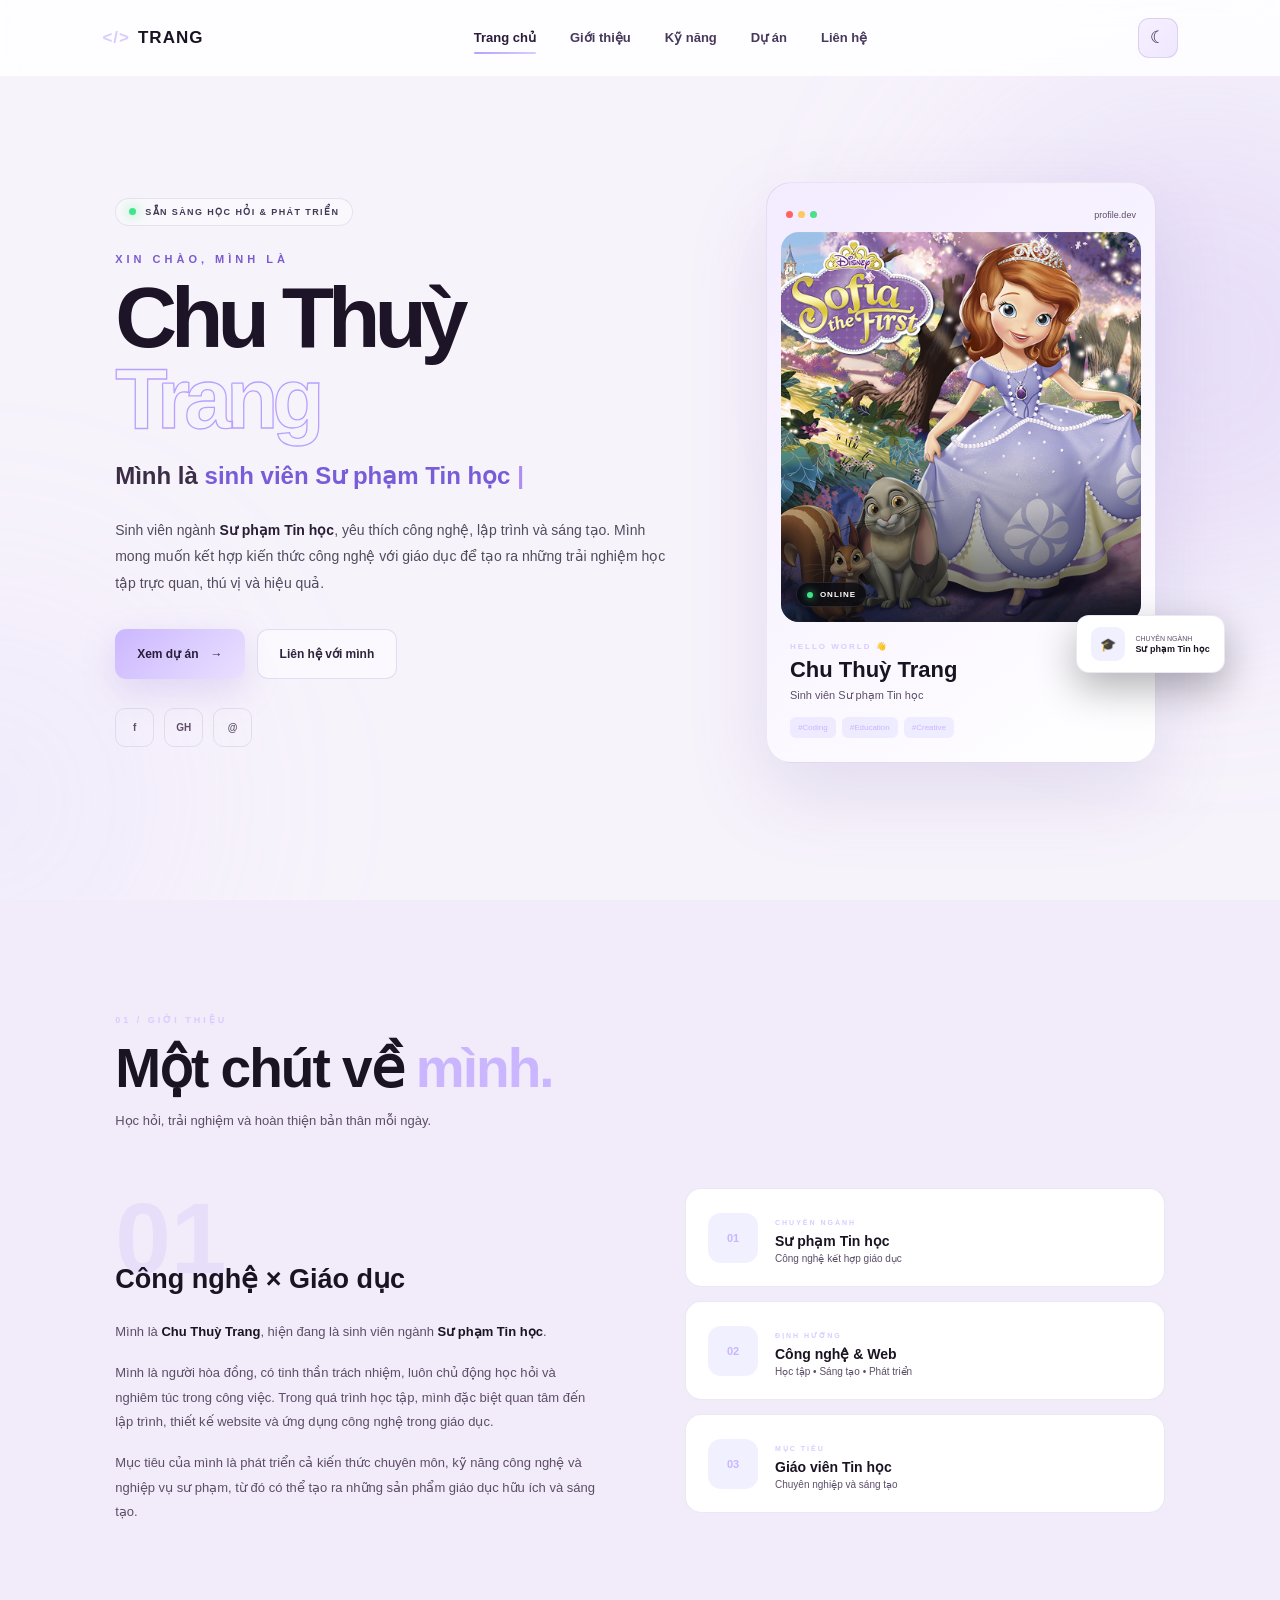
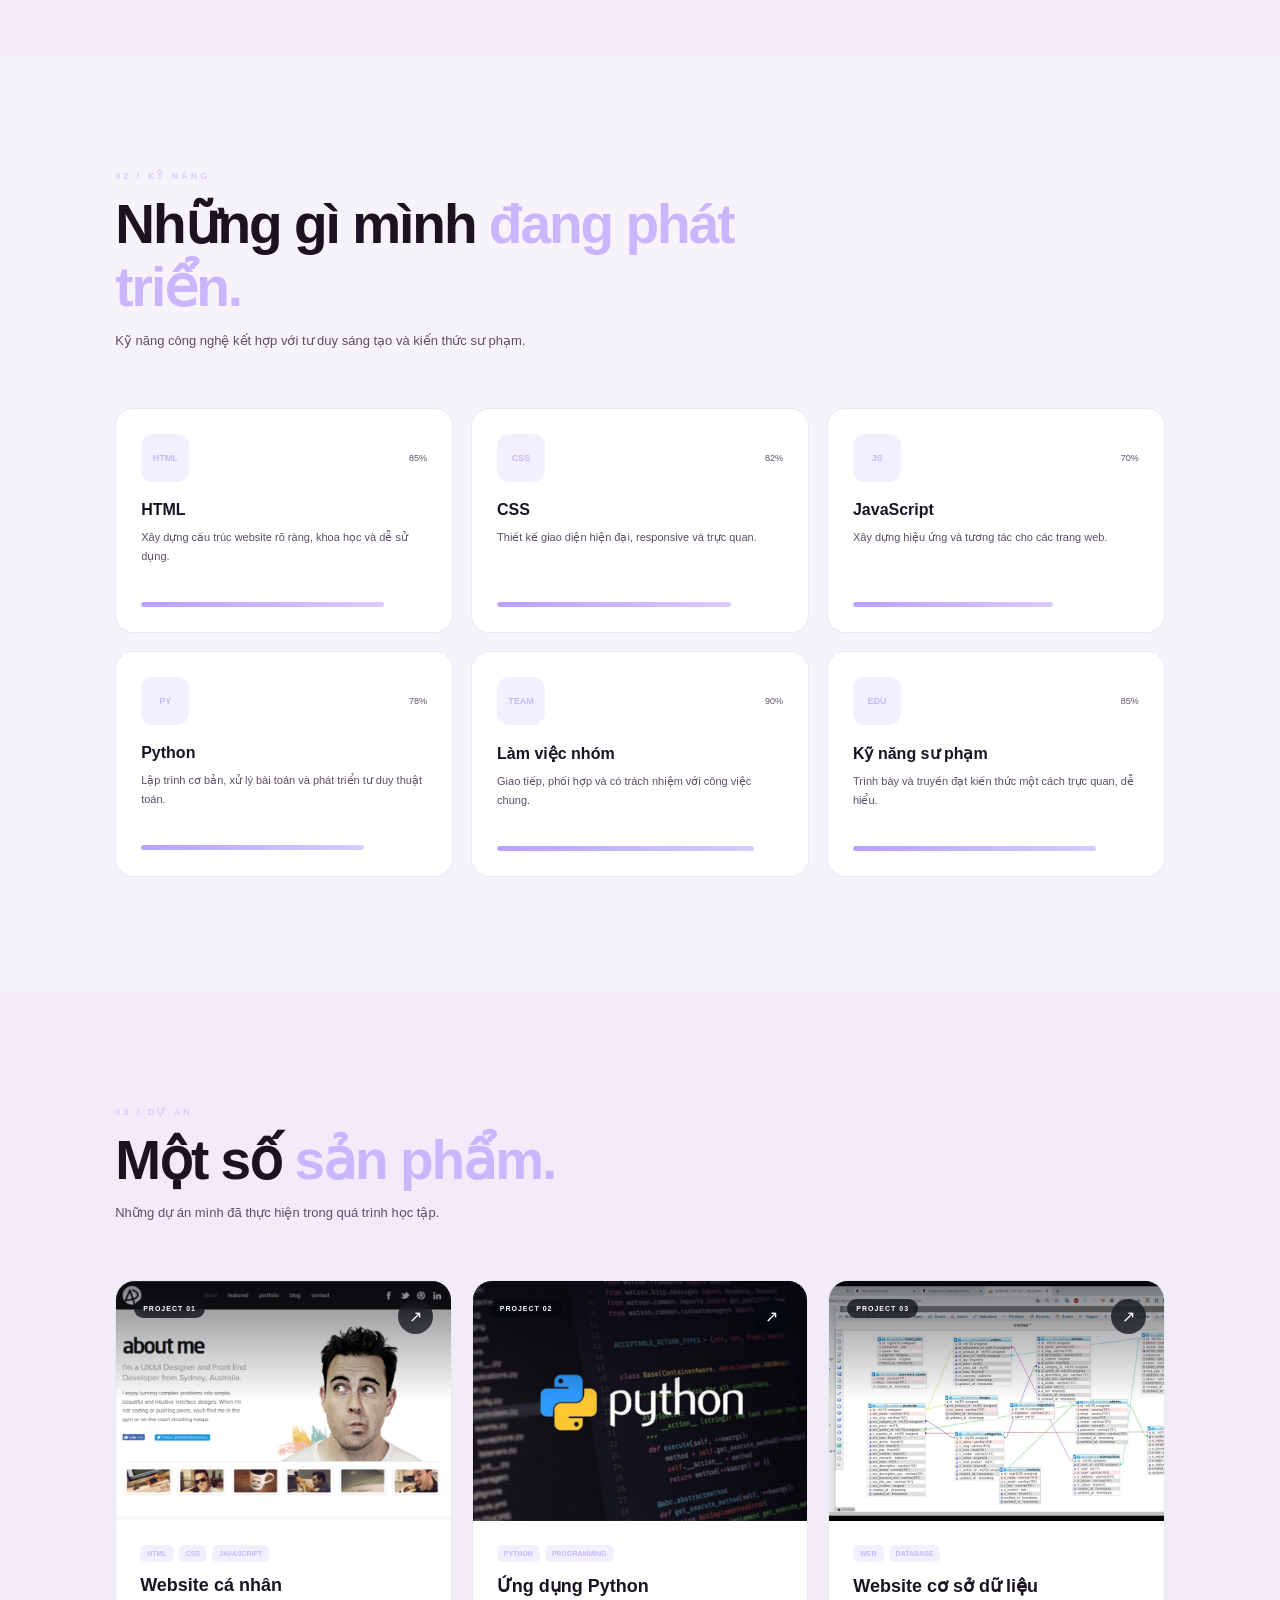
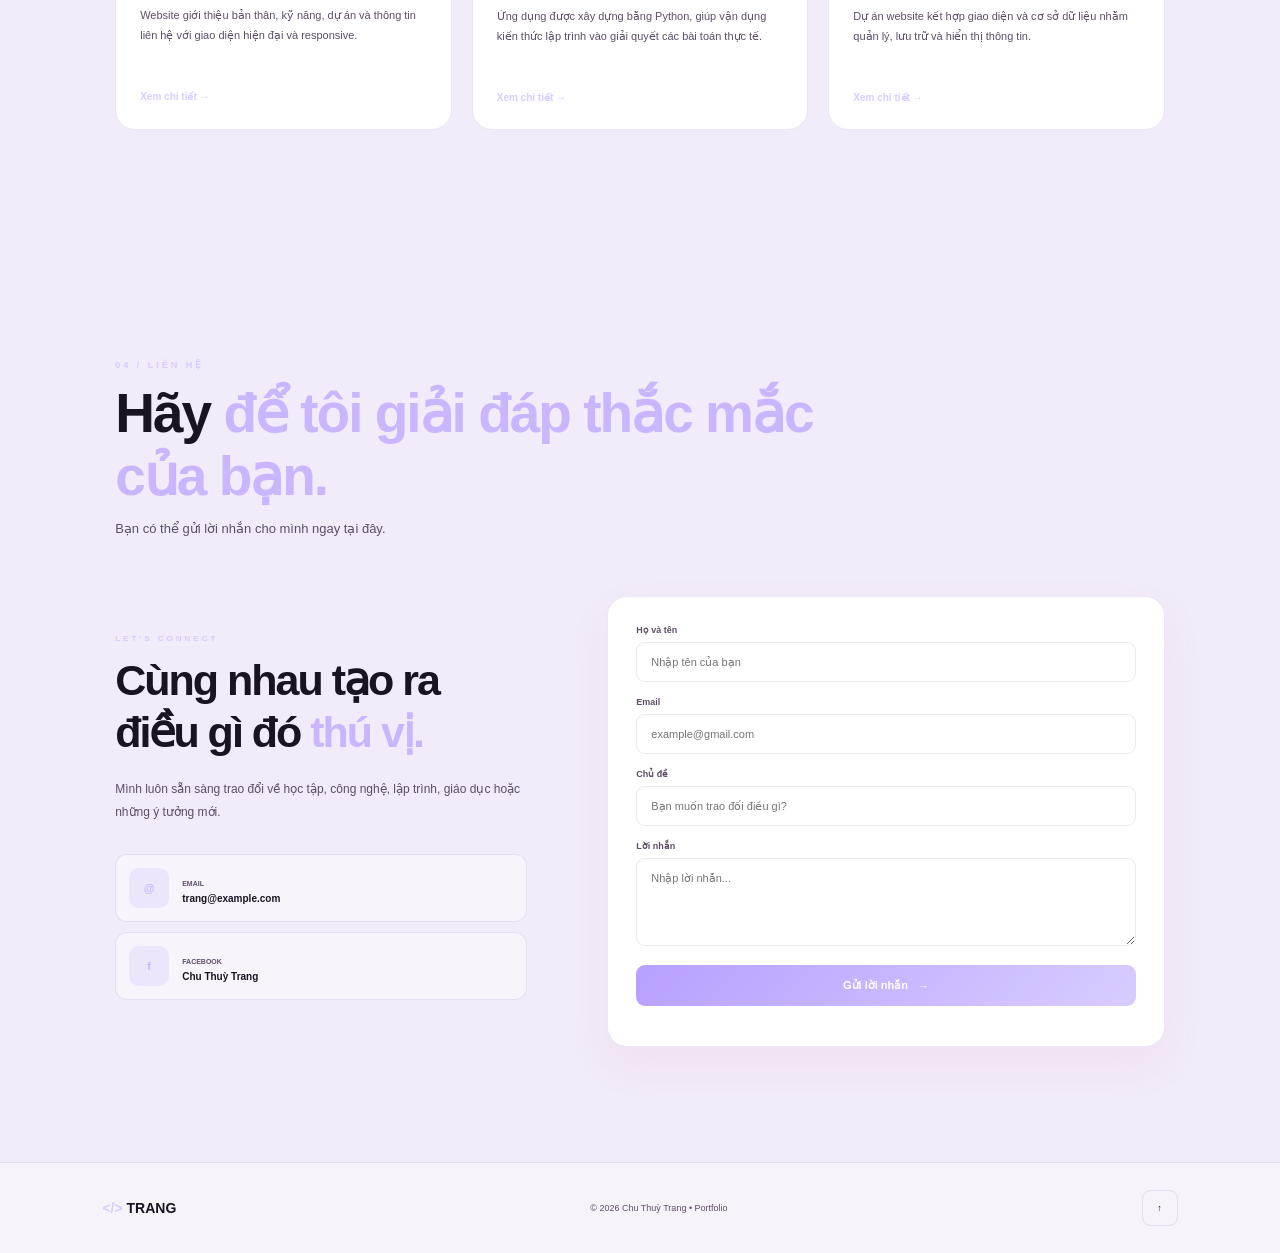
<file: index.html>
<!DOCTYPE html>
<html lang="vi">
<head>
    <meta charset="UTF-8">
    <meta name="viewport" content="width=device-width, initial-scale=1.0">

    <title>Chu Thuỳ Trang | Portfolio</title>

    <!-- CSS nằm ngoài thư mục js -->
  <link rel="stylesheet" href="style.css">
</head>

<body>

<!-- ================= HEADER ================= -->

<header class="header">
<a href="#home" class="logo">
        <span>&lt;/&gt;</span> TRANG
    </a>

    <nav class="navbar" id="navbar">
        <a href="#home" class="active">Trang chủ</a>
        <a href="#about">Giới thiệu</a>
        <a href="#skills">Kỹ năng</a>
        <a href="#projects">Dự án</a>
        <a href="#contact">Liên hệ</a>
    </nav>

    <div class="header-right">

        <button id="themeBtn" class="theme-btn" aria-label="Đổi giao diện">
            ☾
        </button>

        <button id="menuBtn" class="menu-btn" aria-label="Mở menu">
            ☰
        </button>

    </div>

</header>


<main>

<!-- ================= HOME ================= -->

<section class="hero" id="home">

    <div class="glow glow-one"></div>
    <div class="glow glow-two"></div>

    <div class="hero-content reveal">

        <div class="available">
            <span></span>
            SẴN SÀNG HỌC HỎI & PHÁT TRIỂN
        </div>

        <p class="hello">
            XIN CHÀO, MÌNH LÀ
        </p>

        <h1>
            Chu Thuỳ
            <span>Trang</span>
        </h1>

        <div class="typing-line">
            Mình là
            <span id="typing"></span>
            <span class="cursor">|</span>
        </div>

        <p class="hero-description">
            Sinh viên ngành
            <strong>Sư phạm Tin học</strong>,
            yêu thích công nghệ, lập trình và sáng tạo.
            Mình mong muốn kết hợp kiến thức công nghệ với
            giáo dục để tạo ra những trải nghiệm học tập
            trực quan, thú vị và hiệu quả.
        </p>

        <div class="hero-buttons">

            <a href="#projects" class="btn btn-primary">
                Xem dự án
                <span>→</span>
            </a>

            <a href="#contact" class="btn btn-outline">
                Liên hệ với mình
            </a>

        </div>

        <div class="social-list">

            <a href="#" title="Facebook">
                f
            </a>

            <a href="#" title="Github">
                GH
            </a>

            <a href="#" title="Email">
                @
            </a>

        </div>

    </div>


    <!-- PROFILE -->

    <div class="profile-area reveal">

       


        <div class="profile-card">

            <div class="window-top">

                <div class="window-dots">
                    <span></span>
                    <span></span>
                    <span></span>
                </div>

                <small>profile.dev</small>

            </div>


            <div class="avatar-box">

                <img
                    <img src="avatar.png">
                    alt="Ảnh đại diện Chu Thuỳ Trang"
                >

                <div class="avatar-overlay"></div>

                <div class="avatar-status">
                    <span></span>
                    ONLINE
                </div>

            </div>


            <div class="profile-info">

                <p class="profile-label">
                    HELLO WORLD 👋
                </p>

                <h2>Chu Thuỳ Trang</h2>

                <p class="profile-major">
                    Sinh viên Sư phạm Tin học
                </p>


                <div class="profile-tags">
                    <span>#Coding</span>
                    <span>#Education</span>
                    <span>#Creative</span>
                </div>

            </div>

        </div>


        <div class="floating-study">

            <span>🎓</span>

            <div>
                <small>CHUYÊN NGÀNH</small>
                <strong>Sư phạm Tin học</strong>
            </div>

        </div>

    </div>

</section>


<!-- ================= ABOUT ================= -->

<section class="section about-section" id="about">

    <div class="section-heading reveal">

        <div class="section-number">
            01 / GIỚI THIỆU
        </div>

        <h2>
            Một chút về
            <span>mình.</span>
        </h2>

        <p>
            Học hỏi, trải nghiệm và hoàn thiện bản thân mỗi ngày.
        </p>

    </div>


    <div class="about-grid">

        <div class="about-left reveal">

            <div class="big-number">01</div>

            <h3>
                Công nghệ × Giáo dục
            </h3>

            <p>
                Mình là <strong>Chu Thuỳ Trang</strong>,
                hiện đang là sinh viên ngành
                <strong>Sư phạm Tin học</strong>.
            </p>

            <p>
                Mình là người hòa đồng, có tinh thần trách nhiệm,
                luôn chủ động học hỏi và nghiêm túc trong công việc.
                Trong quá trình học tập, mình đặc biệt quan tâm đến
                lập trình, thiết kế website và ứng dụng công nghệ
                trong giáo dục.
            </p>

            <p>
                Mục tiêu của mình là phát triển cả kiến thức
                chuyên môn, kỹ năng công nghệ và nghiệp vụ sư phạm,
                từ đó có thể tạo ra những sản phẩm giáo dục
                hữu ích và sáng tạo.
            </p>

        </div>


        <div class="about-right">

            <div class="about-card reveal">

                <div class="about-icon">
                    01
                </div>

                <div>
                    <small>CHUYÊN NGÀNH</small>
                    <h3>Sư phạm Tin học</h3>
                    <p>Công nghệ kết hợp giáo dục</p>
                </div>

            </div>


            <div class="about-card reveal">

                <div class="about-icon">
                    02
                </div>

                <div>
                    <small>ĐỊNH HƯỚNG</small>
                    <h3>Công nghệ & Web</h3>
                    <p>Học tập • Sáng tạo • Phát triển</p>
                </div>

            </div>


            <div class="about-card reveal">

                <div class="about-icon">
                    03
                </div>

                <div>
                    <small>MỤC TIÊU</small>
                    <h3>Giáo viên Tin học</h3>
                    <p>Chuyên nghiệp và sáng tạo</p>
                </div>

            </div>

        </div>

    </div>

</section>


<!-- ================= SKILLS ================= -->

<section class="section skill-section" id="skills">

    <div class="section-heading reveal">

        <div class="section-number">
            02 / KỸ NĂNG
        </div>

        <h2>
            Những gì mình
            <span>đang phát triển.</span>
        </h2>

        <p>
            Kỹ năng công nghệ kết hợp với tư duy sáng tạo
            và kiến thức sư phạm.
        </p>

    </div>


    <div class="skills-grid">


        <article class="skill-card reveal">

            <div class="skill-top">

                <div class="skill-icon">
                    HTML
                </div>

                <span>85%</span>

            </div>

            <h3>HTML</h3>

            <p>
                Xây dựng cấu trúc website rõ ràng,
                khoa học và dễ sử dụng.
            </p>

            <div class="progress">
                <div data-width="85%"></div>
            </div>

        </article>


        <article class="skill-card reveal">

            <div class="skill-top">

                <div class="skill-icon">
                    CSS
                </div>

                <span>82%</span>

            </div>

            <h3>CSS</h3>

            <p>
                Thiết kế giao diện hiện đại,
                responsive và trực quan.
            </p>

            <div class="progress">
                <div data-width="82%"></div>
            </div>

        </article>


        <article class="skill-card reveal">

            <div class="skill-top">

                <div class="skill-icon">
                    JS
                </div>

                <span>70%</span>

            </div>

            <h3>JavaScript</h3>

            <p>
                Xây dựng hiệu ứng và tương tác
                cho các trang web.
            </p>

            <div class="progress">
                <div data-width="70%"></div>
            </div>

        </article>


        <article class="skill-card reveal">

            <div class="skill-top">

                <div class="skill-icon">
                    PY
                </div>

                <span>78%</span>

            </div>

            <h3>Python</h3>

            <p>
                Lập trình cơ bản, xử lý bài toán
                và phát triển tư duy thuật toán.
            </p>

            <div class="progress">
                <div data-width="78%"></div>
            </div>

        </article>


        <article class="skill-card reveal">

            <div class="skill-top">

                <div class="skill-icon">
                    TEAM
                </div>

                <span>90%</span>

            </div>

            <h3>Làm việc nhóm</h3>

            <p>
                Giao tiếp, phối hợp và có trách nhiệm
                với công việc chung.
            </p>

            <div class="progress">
                <div data-width="90%"></div>
            </div>

        </article>


        <article class="skill-card reveal">

            <div class="skill-top">

                <div class="skill-icon">
                    EDU
                </div>

                <span>85%</span>

            </div>

            <h3>Kỹ năng sư phạm</h3>

            <p>
                Trình bày và truyền đạt kiến thức
                một cách trực quan, dễ hiểu.
            </p>

            <div class="progress">
                <div data-width="85%"></div>
            </div>

        </article>

    </div>

</section>


<!-- ================= PROJECT ================= -->

<section class="section projects-section" id="projects">

    <div class="section-heading reveal">

        <div class="section-number">
            03 / DỰ ÁN
        </div>

        <h2>
            Một số
            <span>sản phẩm.</span>
        </h2>

        <p>
            Những dự án mình đã thực hiện trong quá trình học tập.
        </p>

    </div>


    <div class="projects-grid">


        <!-- PROJECT 1 -->

        <article class="project-card reveal">

            <div class="project-image">

                <img
                   <img src="websitecanhan.png">
                    alt="Website cá nhân"
                >

                <div class="project-overlay">

                    <span>PROJECT 01</span>

                    <a href="#">
                        ↗
                    </a>

                </div>

            </div>


            <div class="project-content">

                <div class="project-tags">
                    <span>HTML</span>
                    <span>CSS</span>
                    <span>JAVASCRIPT</span>
                </div>

                <h3>Website cá nhân</h3>

                <p>
                    Website giới thiệu bản thân, kỹ năng,
                    dự án và thông tin liên hệ với giao diện
                    hiện đại và responsive.
                </p>

                <a href="#" class="project-link">
                    Xem chi tiết →
                </a>

            </div>

        </article>


        <!-- PROJECT 2 -->

        <article class="project-card reveal">

            <div class="project-image">

                <img
                   <img src="ungdungpython.jpg">
                    alt="Ứng dụng Python"
                >

                <div class="project-overlay">

                    <span>PROJECT 02</span>

                    <a href="#">
                        ↗
                    </a>

                </div>

            </div>


            <div class="project-content">

                <div class="project-tags">
                    <span>PYTHON</span>
                    <span>PROGRAMMING</span>
                </div>

                <h3>Ứng dụng Python</h3>

                <p>
                    Ứng dụng được xây dựng bằng Python,
                    giúp vận dụng kiến thức lập trình vào
                    giải quyết các bài toán thực tế.
                </p>

                <a href="#" class="project-link">
                    Xem chi tiết →
                </a>

            </div>

        </article>


        <!-- PROJECT 3 -->

        <article class="project-card reveal">

            <div class="project-image">

                <img
                    <img src="webcosodulieu.jpg">
                    alt="Website cơ sở dữ liệu"
                >

                <div class="project-overlay">

                    <span>PROJECT 03</span>

                    <a href="#">
                        ↗
                    </a>

                </div>

            </div>


            <div class="project-content">

                <div class="project-tags">
                    <span>WEB</span>
                    <span>DATABASE</span>
                </div>

                <h3>Website cơ sở dữ liệu</h3>

                <p>
                    Dự án website kết hợp giao diện
                    và cơ sở dữ liệu nhằm quản lý,
                    lưu trữ và hiển thị thông tin.
                </p>

                <a href="#" class="project-link">
                    Xem chi tiết →
                </a>

            </div>

        </article>

    </div>

</section>



<!-- ================= CONTACT ================= -->

<section class="section contact-section" id="contact">

    <div class="section-heading reveal">

        <div class="section-number">
            04 / LIÊN HỆ
        </div>

        <h2>
            Hãy
            <span>để tôi giải đáp thắc mắc của bạn.</span>
        </h2>

        <p>
            Bạn có thể gửi lời nhắn cho mình ngay tại đây.
        </p>

    </div>
   <div class="contact-grid">

        <div class="contact-left reveal">

            <p class="contact-small">
                LET'S CONNECT
            </p>

            <h3>
                Cùng nhau tạo ra
                điều gì đó
                <span>thú vị.</span>
            </h3>
            <p class="contact-description">
                Mình luôn sẵn sàng trao đổi về học tập,
                công nghệ, lập trình, giáo dục hoặc
                những ý tưởng mới.
            </p>

            <div class="contact-item">

                <div class="contact-icon">@</div>

                <div>
                    <small>EMAIL</small>
                    <p>trang@example.com</p>
                </div>

            </div>

            <div class="contact-item">

                <div class="contact-icon">f</div>

                <div>
                    <small>FACEBOOK</small>
                    <p>Chu Thuỳ Trang</p>
                </div>

            </div>

        </div>

        <form class="contact-form reveal" id="contactForm">

            <div class="form-group">

                <label for="name">
                    Họ và tên
                </label>

                <input
                    id="name"
                    type="text"
                    placeholder="Nhập tên của bạn"
                    required
                >

            </div>


            <div class="form-group">

                <label for="email">
                    Email
                </label>

                <input
                    id="email"
                    type="email"
                    placeholder="example@gmail.com"
                    required
                >

            </div>


            <div class="form-group">

                <label for="subject">
                    Chủ đề
                </label>

                <input
                    id="subject"
                    type="text"
                    placeholder="Bạn muốn trao đổi điều gì?"
                    required
                >

            </div>


            <div class="form-group">

                <label for="messageInput">
                    Lời nhắn
                </label>

                <textarea
                    id="messageInput"
                    rows="5"
                    placeholder="Nhập lời nhắn..."
                    required
                ></textarea>

            </div>


            <button type="submit" class="send-btn">
                Gửi lời nhắn
                <span>→</span>
            </button>

            <p id="formMessage"></p>

        </form>

    </div>

</section>

</main>


<!-- ================= FOOTER ================= -->

<footer>

    <a href="#home" class="footer-logo">
        <span>&lt;/&gt;</span>
        TRANG
    </a>

    <p>
        © <span id="year"></span>
        Chu Thuỳ Trang • Portfolio
    </p>

    <a href="#home" class="back-top">
        ↑
    </a>

</footer>


<!-- index.html và script.js cùng thư mục -->
<script src="js/script.js"></script>

</body>
</html>
</file>
<file: style.css>
/* =========================
   RESET
========================= */

* {
    margin: 0;
    padding: 0;
    box-sizing: border-box;
}

html {
    scroll-behavior: smooth;
}

:root {
    --bg: #f7f3fb;
    --bg2: #f2ebf9;

    --card: #ffffff;
    --card2: #f3ebff;

    --text: #1a1322;
    --muted: #5d4e68;

    --purple: #a98ef1;
    --purple2: #c9b6ff;

    --cyan: #d9ccff;

    --border: rgba(117, 92, 173, 0.14);

    --gradient: linear-gradient(
        135deg,
        #b7a0ff,
        #d9ccff
    );

    --shadow:
        0 30px 80px rgba(117, 92, 173, 0.16);
}


/* =========================
   BODY
========================= */

body {
    font-family:
        Inter,
        -apple-system,
        BlinkMacSystemFont,
        "Segoe UI",
        Arial,
        sans-serif;

    background: var(--bg);
    color: var(--text);

    overflow-x: hidden;
}

a {
    text-decoration: none;
    color: inherit;
}

button,
input,
textarea {
    font: inherit;
}


/* =========================
   LIGHT MODE
========================= */

body.light-mode {
    --bg: #f8f4ff;
    --bg2: #f3edff;

    --card: #ffffff;
    --card2: #f1eaff;

    --text: #1d1527;
    --muted: #5b4d65;

    --border: rgba(117, 92, 173, 0.14);

    --shadow:
        0 30px 80px rgba(117, 92, 173, 0.14);
}


/* =========================
   HEADER
========================= */

.header {
    width: 100%;
    height: 76px;

    position: fixed;
    top: 0;
    left: 0;

    z-index: 1000;

    padding: 0 8%;

    display: flex;
    align-items: center;
    justify-content: space-between;

    background: rgba(255, 255, 255, 0.83);

    backdrop-filter: blur(20px);
    -webkit-backdrop-filter: blur(20px);

    border-bottom: 1px solid transparent;

    transition: 0.3s;
}

body.light-mode .header {
    background: rgba(255, 255, 255, 0.84);
}

.header.scrolled {
    border-bottom-color: var(--border);

    box-shadow:
        0 8px 30px rgba(0, 0, 0, 0.08);
}


/* LOGO */

.logo {
    display: flex;
    align-items: center;
    gap: 8px;

    font-size: 17px;
    font-weight: 900;

    letter-spacing: 1px;
}

.logo span {
    color: var(--cyan);
}


/* NAV */

.navbar {
    display: flex;
    align-items: center;
    gap: 34px;
}

.navbar a {
    position: relative;

    color: #47395c;

    font-size: 13px;
    font-weight: 800;

    transition: 0.3s;
}

.navbar a:hover,
.navbar a.active {
    color: #2a1b39;
}

.navbar a::after {
    content: "";

    width: 0;
    height: 2px;

    position: absolute;
    left: 0;
    bottom: -9px;

    border-radius: 20px;

    background: var(--gradient);

    transition: 0.3s;
}

.navbar a:hover::after,
.navbar a.active::after {
    width: 100%;
}


/* HEADER BUTTON */

.header-right {
    display: flex;
    gap: 10px;
}

.theme-btn,
.menu-btn {
    width: 40px;
    height: 40px;

    border: 1px solid rgba(126, 101, 181, 0.2);
    border-radius: 11px;

    background: linear-gradient(135deg, #f7f0ff, #efe7ff);
    color: #2d1f3d;

    cursor: pointer;

    font-size: 17px;

    transition: 0.3s;
}

.theme-btn:hover,
.menu-btn:hover {
    transform: translateY(-2px);

    border-color: #a98ef1;
    box-shadow: 0 8px 18px rgba(169, 142, 241, 0.18);
}

.menu-btn {
    display: none;
}


/* =========================
   HERO
========================= */

.hero {
    position: relative;

    min-height: 100vh;

    padding: 135px 9% 90px;

    display: grid;

    grid-template-columns:
        minmax(0, 1.15fr)
        minmax(350px, 0.85fr);

    align-items: center;

    gap: 90px;

    overflow: hidden;
}


/* BACKGROUND GLOW */

.glow {
    position: absolute;

    border-radius: 50%;

    filter: blur(110px);

    pointer-events: none;
}

.glow-one {
    width: 500px;
    height: 500px;

    right: -170px;
    top: 100px;

    background:
        rgba(169, 142, 241, 0.2);
}

.glow-two {
    width: 400px;
    height: 400px;

    left: -220px;
    bottom: -100px;

    background:
        rgba(196, 182, 255, 0.12);
}


/* HERO TEXT */

.hero-content {
    position: relative;
    z-index: 2;
}

.available {
    width: fit-content;

    display: flex;
    align-items: center;
    gap: 9px;

    padding: 8px 13px;

    margin-bottom: 27px;

    border: 1px solid rgba(116, 90, 168, 0.14);
    border-radius: 100px;

    background: rgba(255, 255, 255, 0.4);

    color: #443857;

    font-size: 9px;
    font-weight: 800;

    letter-spacing: 1.4px;
}

.available span {
    width: 7px;
    height: 7px;

    background: #3ee58a;

    border-radius: 50%;

    box-shadow:
        0 0 13px #3ee58a;
}


.hello {
    margin-bottom: 12px;

    color: #7a5cd0;

    font-size: 11px;
    font-weight: 800;

    letter-spacing: 4px;
}


.hero h1 {
    max-width: 700px;

    margin-bottom: 22px;

    font-size:
        clamp(58px, 6.7vw, 100px);

    line-height: 0.95;

    letter-spacing: -6px;
    color: #1d1527;
}

.hero h1 span {
    display: block;

    color: transparent;

    -webkit-text-stroke:
        1.3px #b7a0ff;
}


.typing-line {
    min-height: 35px;

    margin-bottom: 20px;

    font-size:
        clamp(18px, 2vw, 24px);

    font-weight: 700;
    color: #3a2d45;
}

#typing {
    color: #785cd8;
}

.cursor {
    color: #ac8df2;

    animation:
        blink 0.7s infinite;
}

@keyframes blink {

    50% {
        opacity: 0;
    }

}


.hero-description {
    max-width: 650px;

    margin-bottom: 33px;

    color: #524a5d;

    font-size: 14px;

    line-height: 1.9;
}

.hero-description strong {
    color: #291d35;
}


/* BUTTONS */

.hero-buttons {
    display: flex;
    flex-wrap: wrap;

    gap: 12px;
}

.btn {
    min-height: 50px;

    padding: 0 22px;

    display: inline-flex;
    align-items: center;
    justify-content: center;

    gap: 12px;

    border-radius: 11px;

    font-size: 12px;
    font-weight: 700;

    transition: 0.3s;
}

.btn-primary {
    color: #2a1d3a;

    background: linear-gradient(135deg, #cbb7ff, #eae0ff);

    box-shadow:
        0 12px 35px
        rgba(147, 120, 224, 0.22);
}

.btn-outline {
    border: 1px solid rgba(122, 92, 208, 0.18);

    background:
        rgba(255, 255, 255, 0.5);
    color: #2f233d;
}

.btn:hover {
    transform: translateY(-4px);
}


/* SOCIAL */

.social-list {
    display: flex;

    gap: 10px;

    margin-top: 29px;
}

.social-list a {
    width: 39px;
    height: 39px;

    display: flex;
    align-items: center;
    justify-content: center;

    border: 1px solid var(--border);
    border-radius: 10px;

    color: var(--muted);

    font-size: 10px;
    font-weight: 800;

    transition: 0.3s;
}

.social-list a:hover {
    color: white;

    background: var(--purple);

    border-color: var(--purple);

    transform: translateY(-4px);
}


/* =========================
   PROFILE
========================= */

.profile-area {
    position: relative;

    z-index: 2;

    display: flex;
    justify-content: center;
}

.profile-card {
    width: 100%;
    max-width: 390px;

    padding: 14px;

    border: 1px solid var(--border);
    border-radius: 25px;

    background:
        linear-gradient(
            145deg,
            var(--card2),
            var(--card)
        );

    box-shadow: var(--shadow);

    transition:
        transform 0.2s ease;
}


.window-top {
    height: 35px;

    padding: 0 5px;

    display: flex;
    align-items: center;
    justify-content: space-between;

    color: var(--muted);
}

.window-dots {
    display: flex;
    gap: 5px;
}

.window-dots span {
    width: 7px;
    height: 7px;

    border-radius: 50%;
}

.window-dots span:nth-child(1) {
    background: #ff6262;
}

.window-dots span:nth-child(2) {
    background: #ffc95b;
}

.window-dots span:nth-child(3) {
    background: #4ddd8b;
}

.window-top small {
    font-size: 9px;
}


/* AVATAR */

.avatar-box {
    position: relative;

    width: 100%;
    height: 390px;

    overflow: hidden;

    border-radius: 18px;

    background: #111827;
}

.avatar-box img {
    width: 100%;
    height: 100%;

    display: block;

    object-fit: cover;

    transition: 0.5s;
}

.profile-card:hover .avatar-box img {
    transform: scale(1.04);
}

.avatar-overlay {
    position: absolute;
    inset: 0;

    background:
        linear-gradient(
            to top,
            rgba(5, 8, 15, 0.7),
            transparent 45%
        );
}

.avatar-status {
    position: absolute;

    left: 15px;
    bottom: 15px;

    display: flex;
    align-items: center;
    gap: 7px;

    padding: 7px 10px;

    color: white;

    background:
        rgba(5, 8, 15, 0.7);

    backdrop-filter: blur(10px);

    border:
        1px solid rgba(255, 255, 255, 0.1);

    border-radius: 100px;

    font-size: 8px;
    font-weight: 800;

    letter-spacing: 1px;
}

.avatar-status span {
    width: 6px;
    height: 6px;

    border-radius: 50%;

    background: #3ee58a;

    box-shadow:
        0 0 8px #3ee58a;
}


/* PROFILE INFO */

.profile-info {
    padding: 20px 9px 10px;
}

.profile-label {
    color: var(--cyan);

    font-size: 8px;
    font-weight: 800;

    letter-spacing: 2px;
}

.profile-info h2 {
    margin: 6px 0;

    font-size: 22px;
}

.profile-major {
    color: var(--muted);

    font-size: 11px;
}

.profile-tags {
    display: flex;
    flex-wrap: wrap;

    gap: 6px;

    margin-top: 15px;
}

.profile-tags span {
    padding: 6px 8px;

    border-radius: 6px;

    background:
        rgba(123, 108, 255, 0.1);

    color: var(--purple2);

    font-size: 8px;
}


/* FLOAT CARD */

.floating-code,
.floating-study {
    position: absolute;

    z-index: 5;

    padding: 11px 14px;

    display: flex;
    align-items: center;

    gap: 10px;

    border: 1px solid var(--border);
    border-radius: 13px;

    background: var(--card);

    box-shadow:
        0 15px 40px rgba(0, 0, 0, 0.3);

    animation:
        floating 4s ease-in-out infinite;
}

.floating-code {
    left: -60px;
    top: 80px;
}

.floating-study {
    right: -60px;
    bottom: 90px;

    animation-delay: 1s;
}

.floating-code > span,
.floating-study > span {
    width: 34px;
    height: 34px;

    display: flex;
    align-items: center;
    justify-content: center;

    border-radius: 9px;

    background:
        rgba(123, 108, 255, 0.1);

    color: var(--purple2);

    font-size: 13px;
    font-weight: 900;
}

.floating-code small,
.floating-study small {
    display: block;

    margin-bottom: 2px;

    color: var(--muted);

    font-size: 7px;
}

.floating-code strong,
.floating-study strong {
    display: block;

    font-size: 9px;
}

@keyframes floating {

    0%,
    100% {
        transform: translateY(0);
    }

    50% {
        transform: translateY(-12px);
    }

}


/* =========================
   SECTION COMMON
========================= */

.section {
    padding: 115px 9%;
}

.section-heading {
    max-width: 700px;

    margin-bottom: 60px;
}

.section-number {
    margin-bottom: 12px;

    color: var(--cyan);

    font-size: 9px;
    font-weight: 800;

    letter-spacing: 3px;
}

.section-heading h2 {
    margin-bottom: 13px;

    font-size:
        clamp(35px, 4.5vw, 55px);

    letter-spacing: -2px;

    line-height: 1.15;
}

.section-heading h2 span {
    color: var(--purple2);
}

.section-heading > p {
    color: var(--muted);

    font-size: 13px;
}


/* =========================
   ABOUT
========================= */

.about-section {
    background: var(--bg2);
}

.about-grid {
    display: grid;

    grid-template-columns:
        1fr 1fr;

    gap: 90px;
}

.big-number {
    margin-bottom: -25px;

    color:
        rgba(123, 108, 255, 0.09);

    font-size: 100px;
    font-weight: 900;

    line-height: 1;
}

.about-left h3 {
    margin-bottom: 25px;

    font-size: 27px;
}

.about-left p {
    margin-bottom: 16px;

    color: var(--muted);

    font-size: 13px;
    line-height: 1.9;
}

.about-left strong {
    color: var(--text);
}

.about-right {
    display: flex;
    flex-direction: column;

    gap: 14px;
}

.about-card {
    padding: 22px;

    display: flex;
    align-items: center;

    gap: 17px;

    border: 1px solid var(--border);
    border-radius: 16px;

    background: var(--card);

    transition: 0.3s;
}

.about-card:hover {
    transform: translateX(8px);

    border-color:
        rgba(123, 108, 255, 0.5);
}

.about-icon {
    min-width: 50px;
    height: 50px;

    display: flex;
    align-items: center;
    justify-content: center;

    border-radius: 13px;

    background:
        rgba(123, 108, 255, 0.1);

    color: var(--purple2);

    font-size: 11px;
    font-weight: 900;
}

.about-card small {
    color: var(--cyan);

    font-size: 7px;
    font-weight: 800;

    letter-spacing: 2px;
}

.about-card h3 {
    margin: 4px 0;

    font-size: 14px;
}

.about-card p {
    color: var(--muted);

    font-size: 10px;
}


/* =========================
   SKILLS
========================= */

.skill-section {
    background: var(--bg);
}

.skills-grid {
    display: grid;

    grid-template-columns:
        repeat(3, 1fr);

    gap: 18px;
}

.skill-card {
    padding: 25px;

    border: 1px solid var(--border);
    border-radius: 18px;

    background: var(--card);

    transition: 0.35s;
}

.skill-card:hover {
    transform: translateY(-8px);

    border-color:
        rgba(123, 108, 255, 0.55);

    box-shadow:
        0 20px 60px rgba(0, 0, 0, 0.25);
}

.skill-top {
    display: flex;
    align-items: center;
    justify-content: space-between;

    margin-bottom: 19px;
}

.skill-icon {
    width: 48px;
    height: 48px;

    display: flex;
    align-items: center;
    justify-content: center;

    border-radius: 12px;

    background:
        rgba(123, 108, 255, 0.1);

    color: var(--purple2);

    font-size: 9px;
    font-weight: 900;
}

.skill-top > span {
    color: var(--muted);

    font-size: 9px;
}

.skill-card h3 {
    margin-bottom: 9px;

    font-size: 16px;
}

.skill-card p {
    min-height: 55px;

    color: var(--muted);

    font-size: 11px;
    line-height: 1.8;
}

.progress {
    width: 100%;
    height: 5px;

    margin-top: 19px;

    overflow: hidden;

    border-radius: 100px;

    background:
        rgba(255, 255, 255, 0.07);
}

body.light-mode .progress {
    background:
        rgba(0, 0, 0, 0.08);
}

.progress div {
    width: 0;
    height: 100%;

    border-radius: inherit;

    background: var(--gradient);

    transition:
        width 1.4s ease;
}


/* =========================
   PROJECTS
========================= */

.projects-section {
    background: var(--bg2);
}

.projects-grid {
    display: grid;

    grid-template-columns:
        repeat(3, 1fr);

    gap: 20px;
}

.project-card {
    overflow: hidden;

    border: 1px solid var(--border);
    border-radius: 20px;

    background: var(--card);

    transition: 0.4s;
}

.project-card:hover {
    transform: translateY(-9px);

    border-color:
        rgba(123, 108, 255, 0.5);

    box-shadow: var(--shadow);
}

.project-image {
    position: relative;

    height: 240px;

    overflow: hidden;

    background: #101624;
}

.project-image img {
    width: 100%;
    height: 100%;

    display: block;

    object-fit: cover;

    transition: 0.6s;
}

.project-card:hover
.project-image img {
    transform: scale(1.07);
}

.project-overlay {
    position: absolute;
    inset: 0;

    padding: 18px;

    display: flex;
    align-items: flex-start;
    justify-content: space-between;

    background:
        linear-gradient(
            to bottom,
            rgba(4, 6, 12, 0.5),
            transparent 50%
        );
}

.project-overlay > span {
    padding: 6px 9px;

    border-radius: 100px;

    color: white;

    background:
        rgba(5, 8, 15, 0.7);

    backdrop-filter: blur(10px);

    font-size: 7px;
    font-weight: 800;

    letter-spacing: 1px;
}

.project-overlay > a {
    width: 35px;
    height: 35px;

    display: flex;
    align-items: center;
    justify-content: center;

    border-radius: 50%;

    color: white;

    background:
        rgba(5, 8, 15, 0.7);

    backdrop-filter: blur(10px);

    transition: 0.3s;
}

.project-overlay > a:hover {
    background: var(--purple);

    transform: rotate(45deg);
}

.project-content {
    padding: 24px;
}

.project-tags {
    display: flex;
    flex-wrap: wrap;

    gap: 5px;

    margin-bottom: 13px;
}

.project-tags span {
    padding: 5px 7px;

    border-radius: 5px;

    background:
        rgba(123, 108, 255, 0.1);

    color: var(--purple2);

    font-size: 7px;
    font-weight: 700;
}

.project-content h3 {
    margin-bottom: 10px;

    font-size: 18px;
}

.project-content > p {
    min-height: 70px;

    color: var(--muted);

    font-size: 11px;
    line-height: 1.8;
}

.project-link {
    display: inline-block;

    margin-top: 15px;

    color: var(--cyan);

    font-size: 10px;
    font-weight: 700;

    transition: 0.3s;
}

.project-link:hover {
    transform: translateX(5px);
}


/* =========================
   QUOTE
========================= */

.quote-section {
    position: relative;

    padding: 110px 9%;

    overflow: hidden;

    background:
        radial-gradient(
            circle at center,
            rgba(123, 108, 255, 0.12),
            transparent 60%
        );
}

.quote {
    max-width: 850px;

    margin: auto;

    text-align: center;
}

.quote-mark {
    display: block;

    height: 50px;

    color: var(--purple);

    font-size: 70px;

    line-height: 1;
}

.quote h2 {
    font-size:
        clamp(25px, 3.5vw, 43px);

    line-height: 1.45;

    letter-spacing: -1px;
}

.quote h2 span {
    color: var(--purple2);
}

.quote p {
    margin-top: 25px;

    color: var(--muted);

    font-size: 8px;
    font-weight: 800;

    letter-spacing: 3px;
}


/* =========================
   CONTACT
========================= */

.contact-section {
    background: var(--bg2);
}

.contact-grid {
    display: grid;

    grid-template-columns:
        0.85fr 1.15fr;

    gap: 80px;
    align-items: center;
}

.contact-left {
    display: flex;
    flex-direction: column;
}

.contact-small {
    margin-bottom: 12px;

    color: var(--cyan);

    font-size: 8px;
    font-weight: 800;

    letter-spacing: 3px;
}

.contact-left > h3 {
    max-width: 450px;

    margin-bottom: 20px;

    font-size:
        clamp(28px, 4vw, 43px);

    line-height: 1.2;

    letter-spacing: -2px;
}

.contact-left > h3 span {
    color: var(--purple2);
}

.contact-description {
    max-width: 430px;

    margin-bottom: 30px;

    color: var(--muted);

    font-size: 12px;
    line-height: 1.9;
}

.contact-item {
    max-width: 420px;

    margin-bottom: 10px;

    padding: 13px;

    display: flex;
    align-items: center;

    gap: 13px;

    border: 1px solid var(--border);
    border-radius: 12px;

    background: rgba(255, 255, 255, 0.45);

    transition: 0.3s;
}

.contact-item:hover {
    transform: translateX(6px);

    border-color:
        rgba(123, 108, 255, 0.5);
}

.contact-icon {
    width: 40px;
    height: 40px;

    display: flex;
    align-items: center;
    justify-content: center;

    border-radius: 10px;

    background:
        rgba(123, 108, 255, 0.1);

    color: var(--purple2);

    font-size: 11px;
    font-weight: 900;
}

.contact-item small {
    color: var(--muted);

    font-size: 7px;
    font-weight: 700;
}

.contact-item p {
    margin-top: 3px;

    font-size: 10px;
    font-weight: 600;
}


/* FORM */

.contact-form {
    padding: 28px;

    border: 1px solid var(--border);
    border-radius: 20px;

    background: var(--card);
    box-shadow: 0 18px 40px rgba(211, 108, 162, 0.08);
}

.form-group {
    margin-bottom: 15px;
}

.form-group label {
    display: block;

    margin-bottom: 7px;

    color: var(--muted);

    font-size: 9px;
    font-weight: 700;
}

.form-group input,
.form-group textarea {
    width: 100%;

    padding: 13px 14px;

    outline: none;

    border: 1px solid var(--border);
    border-radius: 9px;

    color: var(--text);

    background:
        rgba(255, 255, 255, 0.025);

    font-size: 11px;

    transition: 0.3s;
}

body.light-mode
.form-group input,
body.light-mode
.form-group textarea {
    background:
        rgba(0, 0, 0, 0.025);
}

.form-group textarea {
    resize: vertical;
}

.form-group input:focus,
.form-group textarea:focus {
    border-color: var(--purple);

    box-shadow:
        0 0 0 3px
        rgba(123, 108, 255, 0.08);
}

.send-btn {
    width: 100%;

    padding: 14px 20px;

    display: flex;
    justify-content: center;
    align-items: center;

    gap: 10px;

    border: 0;
    border-radius: 9px;

    color: white;

    background: var(--gradient);

    font-size: 11px;
    font-weight: 800;

    cursor: pointer;

    transition: 0.3s;
}

.send-btn:hover {
    transform: translateY(-3px);

    box-shadow:
        0 10px 30px
        rgba(123, 108, 255, 0.25);
}

#formMessage {
    margin-top: 12px;

    color: #3ee58a;

    text-align: center;

    font-size: 10px;
}


/* =========================
   FOOTER
========================= */

footer {
    padding: 27px 8%;

    display: flex;
    align-items: center;
    justify-content: space-between;

    border-top: 1px solid var(--border);

    background: var(--bg);

    color: var(--muted);

    font-size: 9px;
}

.footer-logo {
    color: var(--text);

    font-size: 14px;
    font-weight: 900;
}

.footer-logo span {
    color: var(--cyan);
}

.back-top {
    width: 36px;
    height: 36px;

    display: flex;
    align-items: center;
    justify-content: center;

    border: 1px solid var(--border);
    border-radius: 9px;

    color: var(--text);

    transition: 0.3s;
}

.back-top:hover {
    color: white;

    background: var(--purple);

    transform: translateY(-4px);
}


/* =========================
   SCROLL ANIMATION
========================= */

.reveal {
    opacity: 0;

    transform:
        translateY(35px);

    transition:
        opacity 0.8s ease,
        transform 0.8s ease;
}

.reveal.show {
    opacity: 1;

    transform:
        translateY(0);
}


/* =========================
   SCROLL BAR
========================= */

::-webkit-scrollbar {
    width: 7px;
}

::-webkit-scrollbar-track {
    background: var(--bg);
}

::-webkit-scrollbar-thumb {
    background: var(--purple);

    border-radius: 100px;
}


/* =========================
   RESPONSIVE
========================= */

@media (max-width: 1100px) {

    .hero {
        gap: 50px;

        grid-template-columns:
            1fr 0.8fr;
    }

    .floating-code {
        left: -20px;
    }

    .floating-study {
        right: -20px;
    }

}


@media (max-width: 900px) {

    .hero {
        grid-template-columns: 1fr;

        padding-top: 130px;

        text-align: center;
    }

    .hero-content {
        display: flex;
        flex-direction: column;
        align-items: center;
    }

    .profile-area {
        max-width: 420px;

        margin: 20px auto 0;
    }

    .about-grid,
    .contact-grid {
        grid-template-columns: 1fr;

        gap: 45px;
    }

    .skills-grid,
    .projects-grid {
        grid-template-columns:
            repeat(2, 1fr);
    }

}


@media (max-width: 760px) {

    .header {
        padding: 0 5%;
    }

    .menu-btn {
        display: block;
    }

    .navbar {
        position: absolute;

        top: 76px;
        left: 5%;

        width: 90%;

        padding: 25px;

        display: flex;
        flex-direction: column;

        gap: 22px;

        border: 1px solid var(--border);
        border-radius: 16px;

        background: var(--card);

        box-shadow: var(--shadow);

        opacity: 0;
        visibility: hidden;

        transform:
            translateY(-15px);

        transition: 0.3s;
    }

    .navbar.open {
        opacity: 1;
        visibility: visible;

        transform:
            translateY(0);
    }

}


@media (max-width: 620px) {

    .hero,
    .section {
        padding-left: 6%;
        padding-right: 6%;
    }

    .hero {
        padding-top: 120px;
    }

    .hero h1 {
        font-size: 55px;

        letter-spacing: -4px;
    }

    .hero-description {
        font-size: 12px;
    }

    .skills-grid,
    .projects-grid {
        grid-template-columns: 1fr;
    }

    .avatar-box {
        height: 360px;
    }

    .floating-code,
    .floating-study {
        display: none;
    }

    .contact-form {
        padding: 20px;
    }

    footer {
        flex-direction: column;

        gap: 16px;

        text-align: center;
    }

}
</file>
